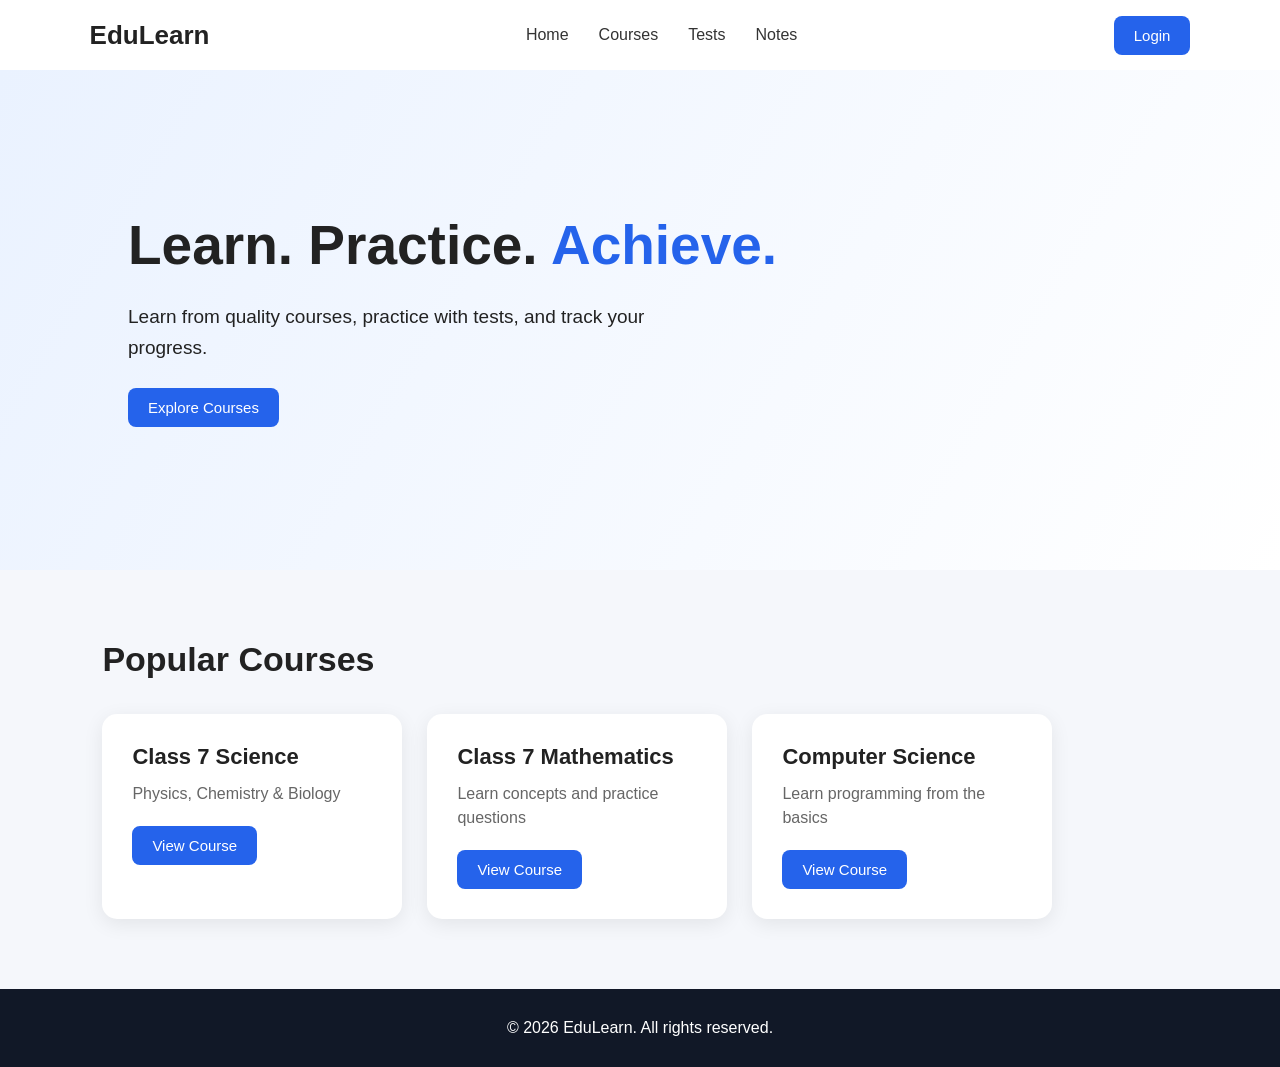
<file: Website/index.html>
<!DOCTYPE html>
<html lang="en">
<head>
    <meta charset="UTF-8">
    <meta name="viewport" content="width=device-width, initial-scale=1.0">

    <title>EduLearn - Learn Better</title>

    <link rel="stylesheet" href="style.css">
</head>

<body>

    <header>
        <div class="logo">EduLearn</div>

        <nav>
            <a href="#">Home</a>
            <a href="#courses">Courses</a>
            <a href="tests.html">Tests</a>
            <a href="notes.html">Notes</a>
        </nav>

<div id="auth-area"></div>
    </header>


    <main>

        <section class="hero">
            <div>
                <h1>Learn. Practice. <span>Achieve.</span></h1>

                <p>
                    Learn from quality courses, practice with tests,
                    and track your progress.
                </p>

                <button onclick="exploreCourses()">
                    Explore Courses
                </button>
            </div>
        </section>


        <section id="courses" class="courses">

            <h2>Popular Courses</h2>

            <div class="course-container">

                <div class="course-card">
                    <h3>Class 7 Science</h3>
                    <p>Physics, Chemistry & Biology</p>
                    <button onclick="window.location.href='science.html'">
    View Course
</button>
                </div>

                <div class="course-card">
                    <h3>Class 7 Mathematics</h3>
                    <p>Learn concepts and practice questions</p>
                    <button>View Course</button>
                </div>

                <div class="course-card">
                    <h3>Computer Science</h3>
                    <p>Learn programming from the basics</p>
                    <button>View Course</button>
                </div>

            </div>

        </section>

    </main>


    <footer>
        <p>© 2026 EduLearn. All rights reserved.</p>
    </footer>


    <script src="script.js"></script>

</body>
</html>
</file>
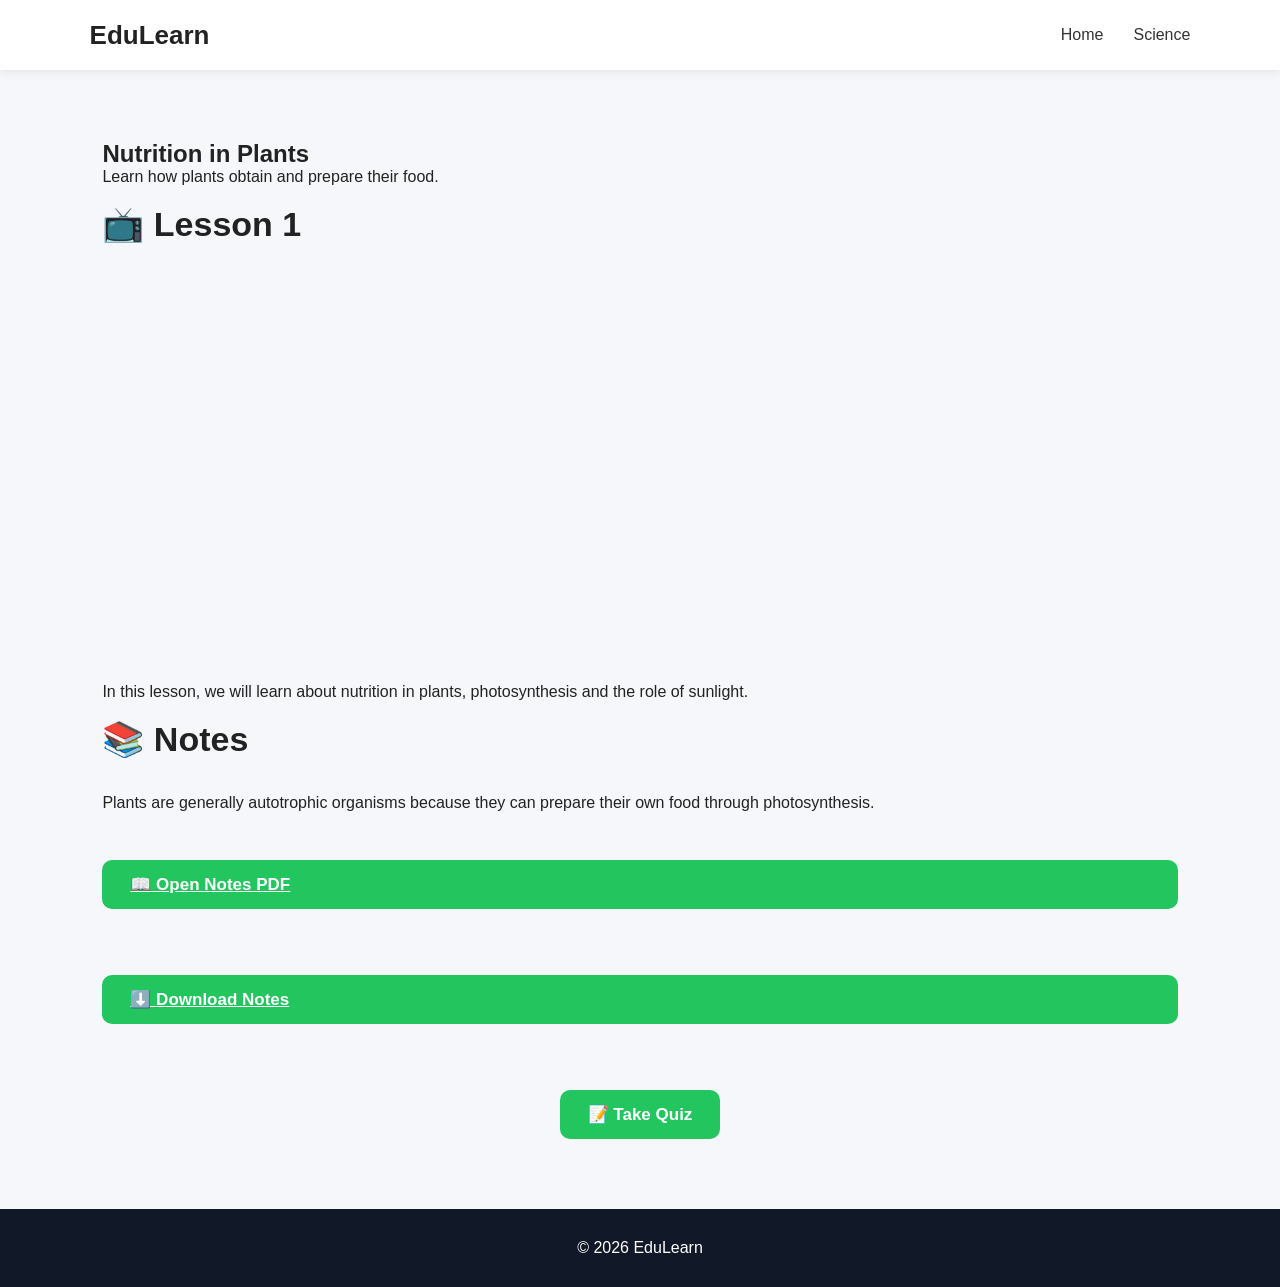
<file: Website/chapter1.html>
<!DOCTYPE html>
<html lang="en">

<head>
    <meta charset="UTF-8">
    <meta name="viewport" content="width=device-width, initial-scale=1.0">

    <title>Nutrition in Plants - EduLearn</title>

    <link rel="stylesheet" href="style.css">
</head>

<body>

<header>
    <div class="logo">EduLearn</div>

    <nav>
        <a href="index.html">Home</a>
        <a href="science.html">Science</a>
    </nav>
</header>


<main>

    <section class="courses">

        <h1>Nutrition in Plants</h1>

        <p>
            Learn how plants obtain and prepare their food.
        </p>

        <br>

        <h2>📺 Lesson 1</h2>
        <iframe
    width="700"
    height="400"
    src="https://www.youtube.com/embed/VQz8AK-1eXY"
    title="Lesson Video"
    frameborder="0"
    allowfullscreen>
</iframe>

        <p>
            In this lesson, we will learn about nutrition in plants,
            photosynthesis and the role of sunlight.
        </p>

        <br>

 <h2>📚 Notes</h2>

<p>
    Plants are generally autotrophic organisms because they
    can prepare their own food through photosynthesis.
</p>

<br>

<a href="notes/chapter1.pdf"
   target="_blank"
   class="quiz-button">
    📖 Open Notes PDF
</a>

<br><br>

<a href="notes/chapter1.pdf"
   download
   class="quiz-button">
    ⬇️ Download Notes
</a>

<br><br>

<button class="quiz-button"
        onclick="window.location.href='quiz.html'">
    📝 Take Quiz
</button>

    </section>

</main>

<footer>
    <p>© 2026 EduLearn</p>
</footer>

<script src="script.js"></script>

</body>
</html>
</file>
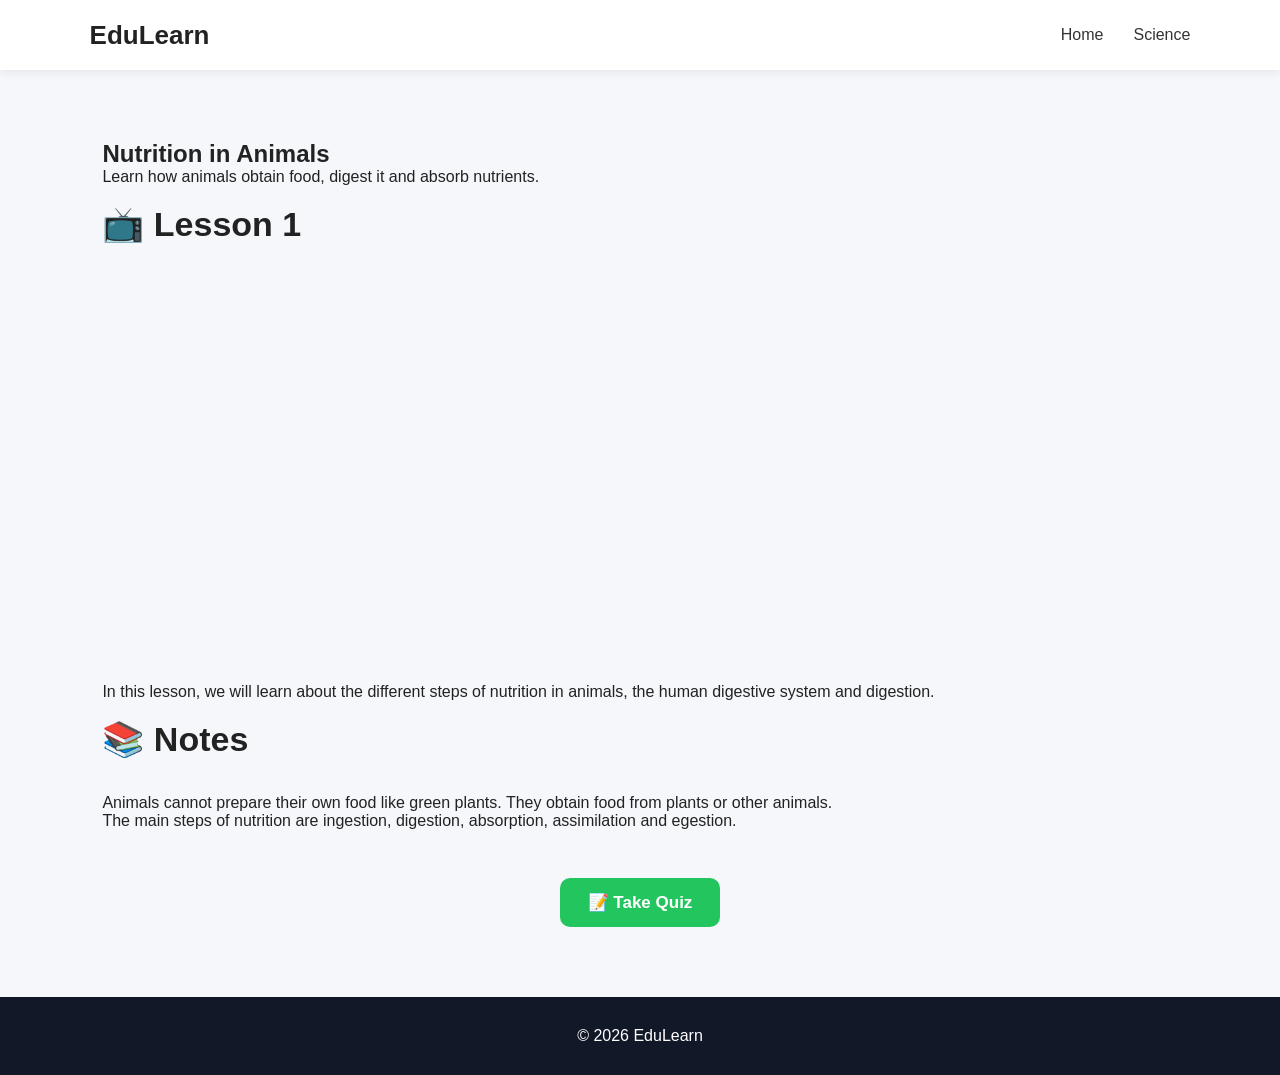
<file: Website/chapter2.html>
<!DOCTYPE html>
<html lang="en">

<head>
    <meta charset="UTF-8">
    <meta name="viewport" content="width=device-width, initial-scale=1.0">

    <title>Nutrition in Animals - EduLearn</title>

    <link rel="stylesheet" href="style.css">
</head>

<body>

<header>
    <div class="logo">EduLearn</div>

    <nav>
        <a href="index.html">Home</a>
        <a href="science.html">Science</a>
    </nav>
</header>


<main>

    <section class="courses">

        <h1>Nutrition in Animals</h1>

        <p>
            Learn how animals obtain food, digest it and absorb nutrients.
        </p>

        <br>

        <h2>📺 Lesson 1</h2>

        <iframe
            width="700"
            height="400"
            src="https://www.youtube.com/embed/Pxwj5T8wIGE"
            title="Chapter 2 Lesson Video"
            frameborder="0"
            allowfullscreen>
        </iframe>

        <p>
            In this lesson, we will learn about the different steps of
            nutrition in animals, the human digestive system and digestion.
        </p>

        <br>

        <h2>📚 Notes</h2>

        <p>
            Animals cannot prepare their own food like green plants.
            They obtain food from plants or other animals.
        </p>

        <p>
            The main steps of nutrition are ingestion, digestion,
            absorption, assimilation and egestion.
        </p>

        <br>

        <button class="quiz-button"
                onclick="window.location.href='quiz2.html'">
            📝 Take Quiz
        </button>

    </section>

</main>


<footer>
    <p>© 2026 EduLearn</p>
</footer>

</body>
</html>
</file>
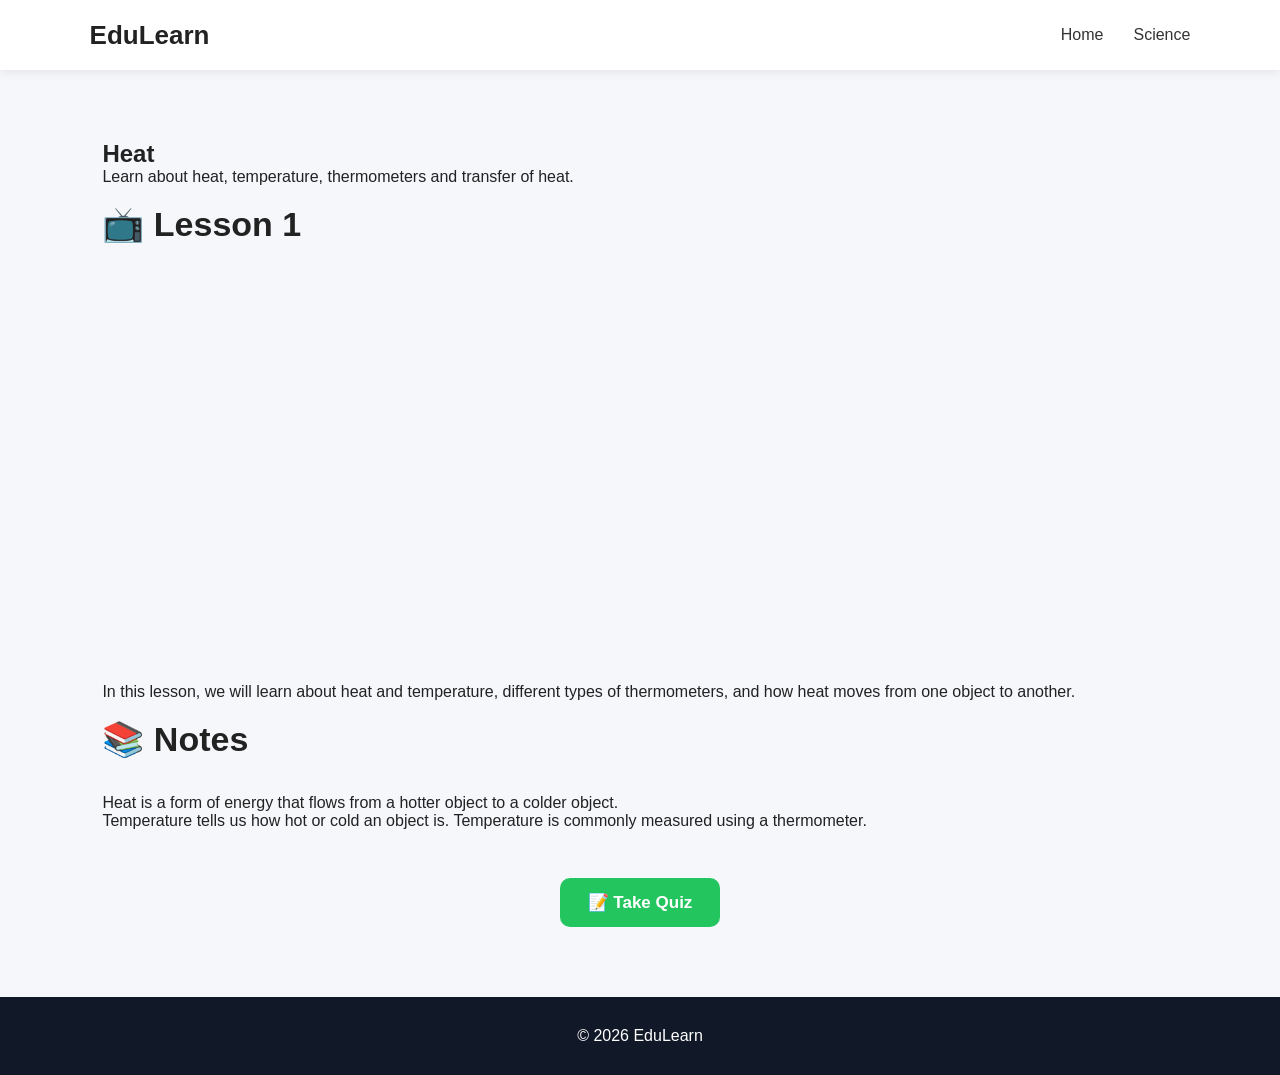
<file: Website/chapter3.html>
<!DOCTYPE html>
<html lang="en">

<head>
    <meta charset="UTF-8">
    <meta name="viewport" content="width=device-width, initial-scale=1.0">

    <title>Heat - EduLearn</title>

    <link rel="stylesheet" href="style.css">
</head>

<body>

<header>
    <div class="logo">EduLearn</div>

    <nav>
        <a href="index.html">Home</a>
        <a href="science.html">Science</a>
    </nav>
</header>


<main>

    <section class="courses">

        <h1>Heat</h1>

        <p>
            Learn about heat, temperature, thermometers and
            transfer of heat.
        </p>

        <br>

        <h2>📺 Lesson 1</h2>

        <iframe
            width="700"
            height="400"
            src="https://www.youtube.com/embed/3XILmIxw7nc"
            title="Chapter 3 Lesson Video"
            frameborder="0"
            allowfullscreen>
        </iframe>

        <p>
            In this lesson, we will learn about heat and temperature,
            different types of thermometers, and how heat moves from
            one object to another.
        </p>

        <br>

        <h2>📚 Notes</h2>

        <p>
            Heat is a form of energy that flows from a hotter object
            to a colder object.
        </p>

        <p>
            Temperature tells us how hot or cold an object is.
            Temperature is commonly measured using a thermometer.
        </p>

        <br>

        <button class="quiz-button"
                onclick="window.location.href='quiz3.html'">
            📝 Take Quiz
        </button>

    </section>

</main>


<footer>
    <p>© 2026 EduLearn</p>
</footer>

</body>
</html>
</file>
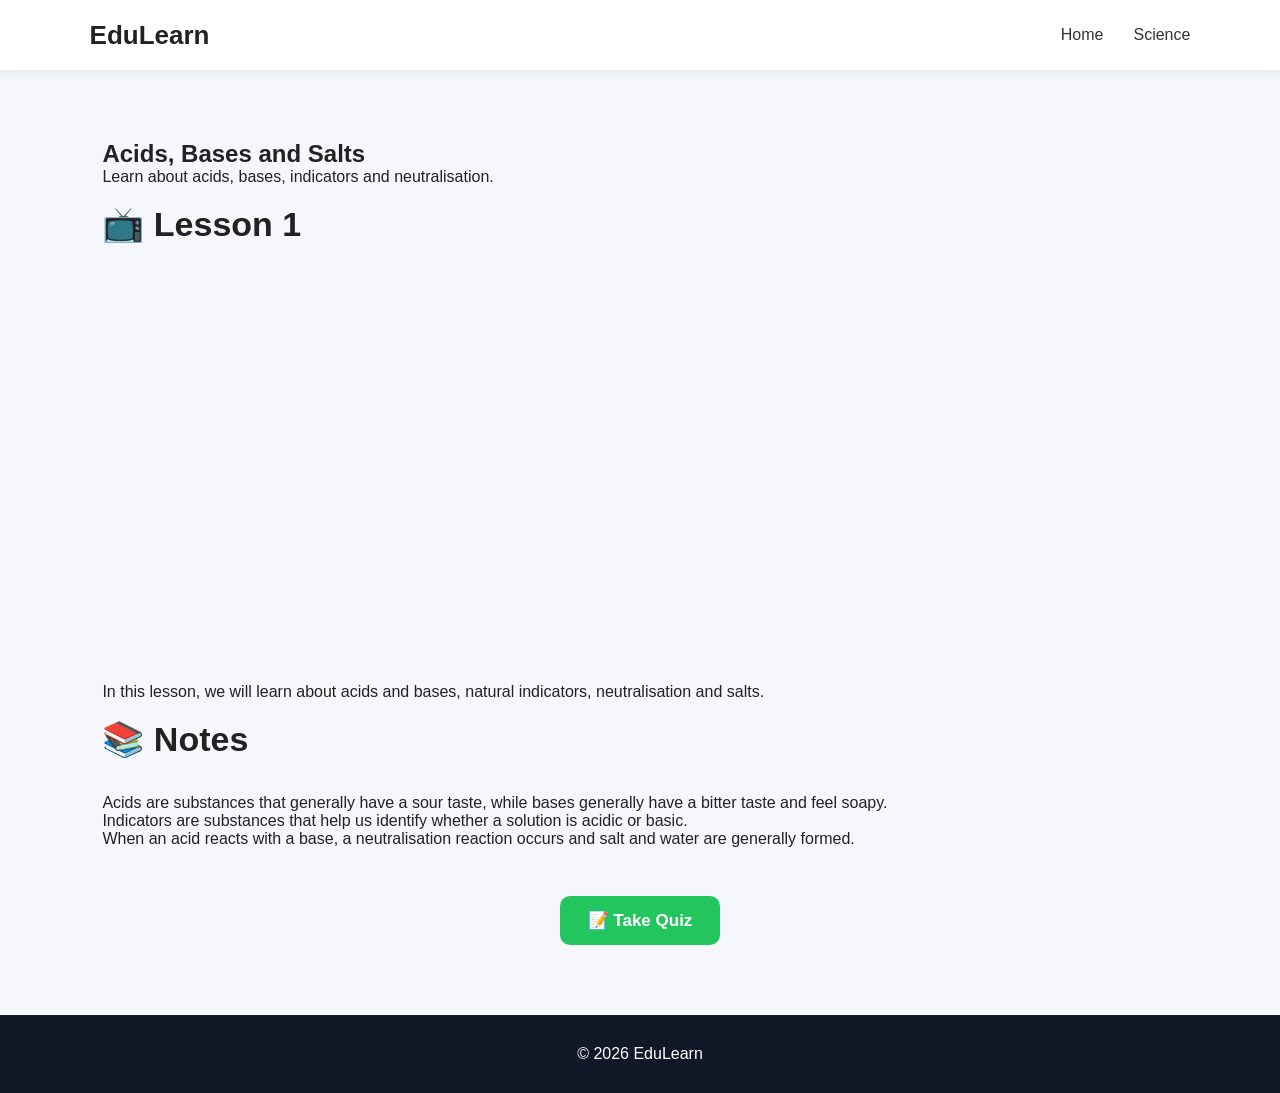
<file: Website/chapter4.html>
<!DOCTYPE html>
<html lang="en">

<head>
    <meta charset="UTF-8">
    <meta name="viewport" content="width=device-width, initial-scale=1.0">

    <title>Acids, Bases and Salts - EduLearn</title>

    <link rel="stylesheet" href="style.css">
</head>

<body>

<header>
    <div class="logo">EduLearn</div>

    <nav>
        <a href="index.html">Home</a>
        <a href="science.html">Science</a>
    </nav>
</header>

<main>

    <section class="courses">

        <h1>Acids, Bases and Salts</h1>

        <p>
            Learn about acids, bases, indicators and neutralisation.
        </p>

        <br>

        <h2>📺 Lesson 1</h2>

        <iframe
            width="700"
            height="400"
            src="https://www.youtube.com/embed/-AFIrJNk0Wo"
            title="Chapter 4 Lesson Video"
            frameborder="0"
            allowfullscreen>
        </iframe>

        <p>
            In this lesson, we will learn about acids and bases,
            natural indicators, neutralisation and salts.
        </p>

        <br>

        <h2>📚 Notes</h2>

        <p>
            Acids are substances that generally have a sour taste,
            while bases generally have a bitter taste and feel soapy.
        </p>

        <p>
            Indicators are substances that help us identify whether
            a solution is acidic or basic.
        </p>

        <p>
            When an acid reacts with a base, a neutralisation reaction
            occurs and salt and water are generally formed.
        </p>

        <br>

        <button class="quiz-button"
                onclick="window.location.href='quiz4.html'">
            📝 Take Quiz
        </button>

    </section>

</main>

<footer>
    <p>© 2026 EduLearn</p>
</footer>

</body>
</html>
</file>
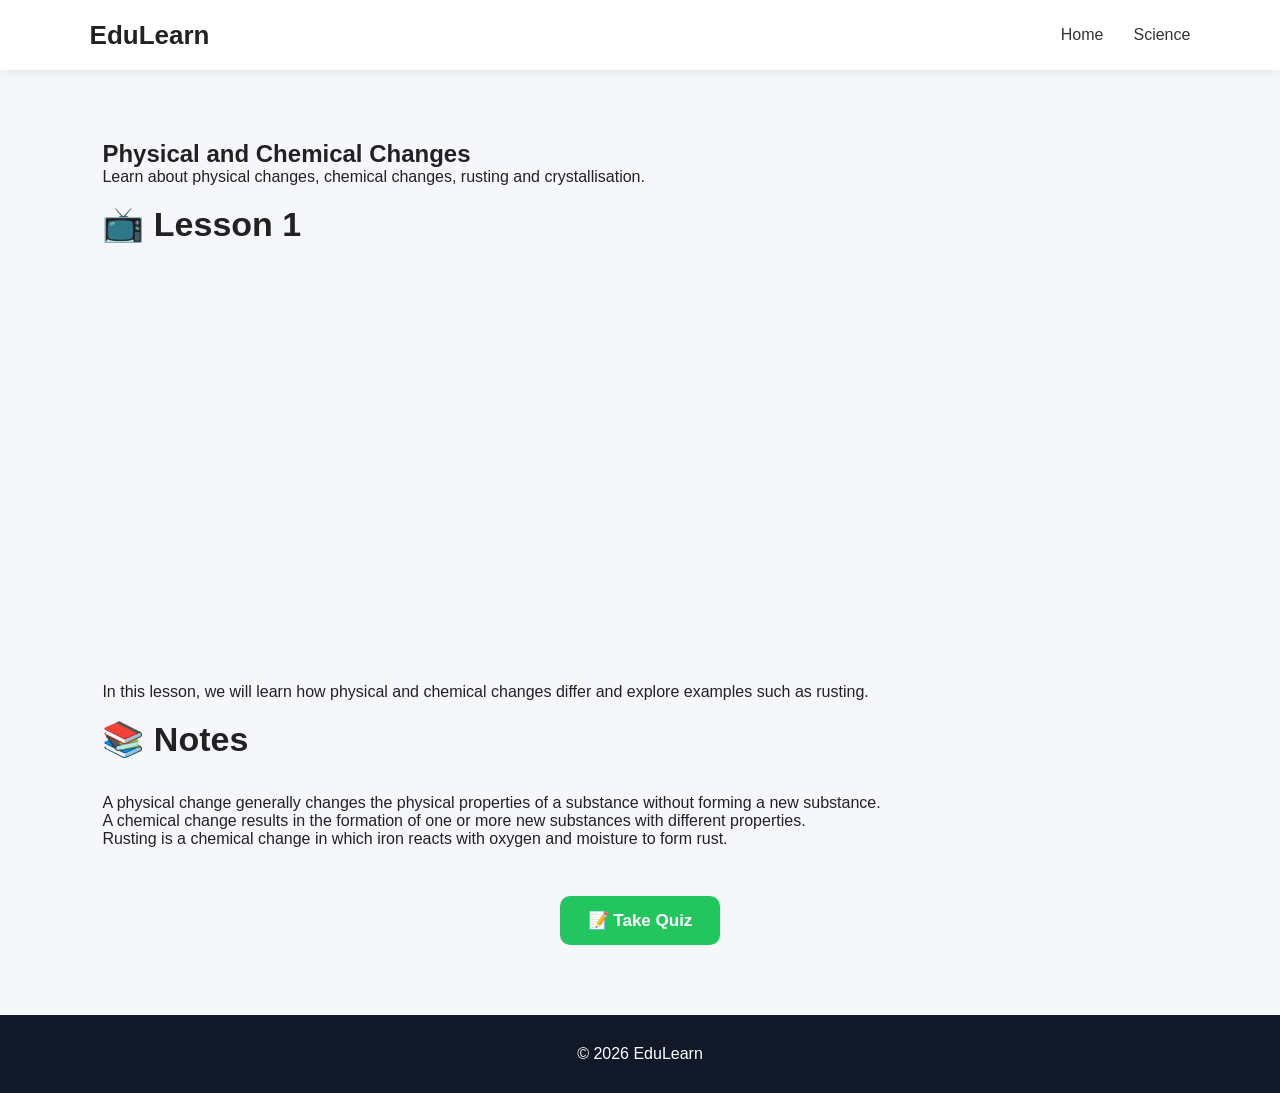
<file: Website/chapter5.html>
<!DOCTYPE html>
<html lang="en">

<head>
    <meta charset="UTF-8">
    <meta name="viewport" content="width=device-width, initial-scale=1.0">

    <title>Physical and Chemical Changes - EduLearn</title>

    <link rel="stylesheet" href="style.css">
</head>

<body>

<header>
    <div class="logo">EduLearn</div>

    <nav>
        <a href="index.html">Home</a>
        <a href="science.html">Science</a>
    </nav>
</header>

<main>

    <section class="courses">

        <h1>Physical and Chemical Changes</h1>

        <p>
            Learn about physical changes, chemical changes,
            rusting and crystallisation.
        </p>

        <br>

        <h2>📺 Lesson 1</h2>

        <iframe
            width="700"
            height="400"
            src="https://www.youtube.com/embed/VQz8AK-1eXY"
            title="Chapter 5 Lesson Video"
            frameborder="0"
            allowfullscreen>
        </iframe>

        <p>
            In this lesson, we will learn how physical and chemical
            changes differ and explore examples such as rusting.
        </p>

        <br>

        <h2>📚 Notes</h2>

        <p>
            A physical change generally changes the physical properties
            of a substance without forming a new substance.
        </p>

        <p>
            A chemical change results in the formation of one or more
            new substances with different properties.
        </p>

        <p>
            Rusting is a chemical change in which iron reacts with
            oxygen and moisture to form rust.
        </p>

        <br>

        <button class="quiz-button"
                onclick="window.location.href='quiz5.html'">
            📝 Take Quiz
        </button>

    </section>

</main>

<footer>
    <p>© 2026 EduLearn</p>
</footer>

</body>
</html>
</file>
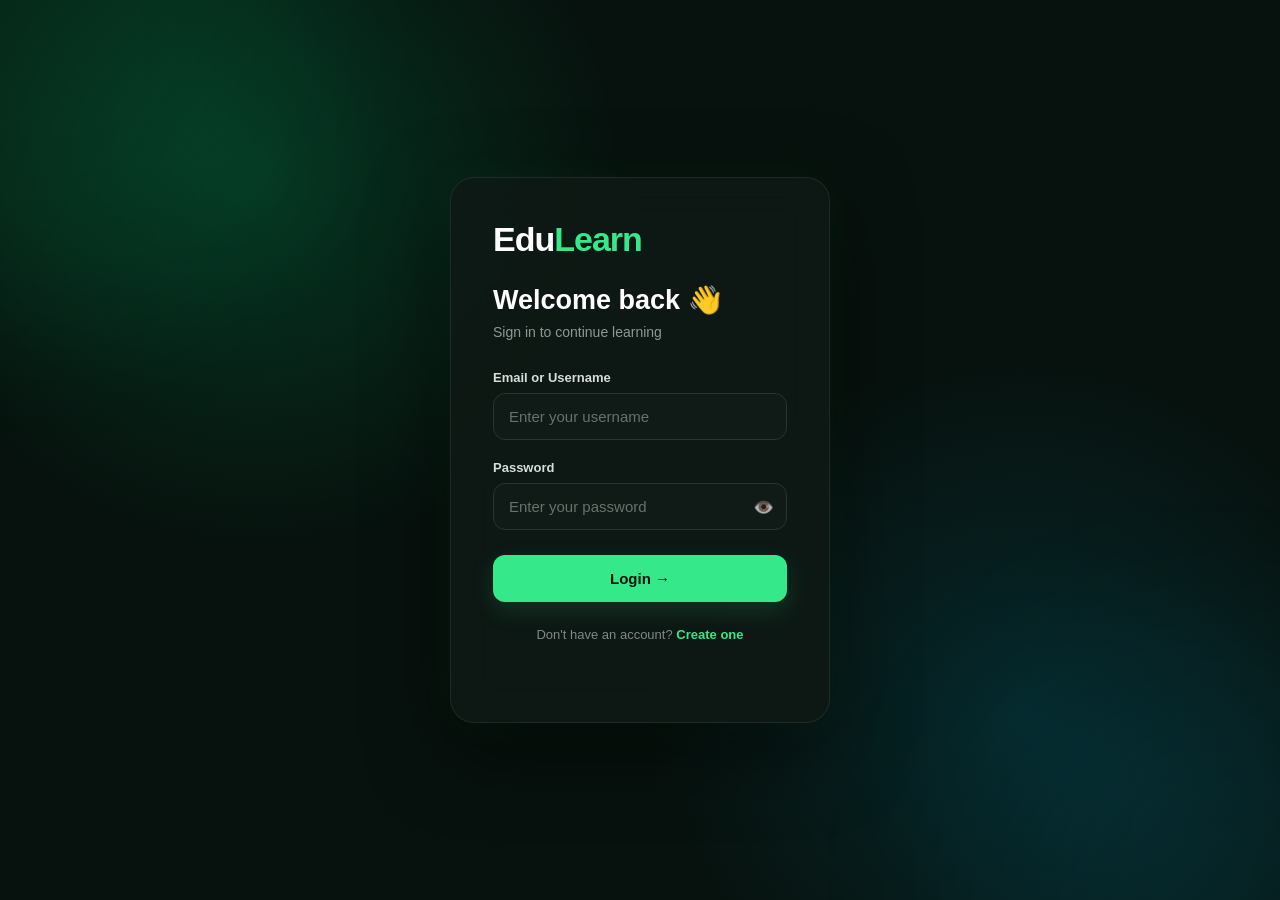
<file: Website/login.html>
<!DOCTYPE html>
<html lang="en">

<head>
    <meta charset="UTF-8">
    <meta name="viewport" content="width=device-width, initial-scale=1.0">

    <title>Login - EduLearn</title>

    <link rel="stylesheet" href="style.css">
</head>

<body class="login-body">

    <div class="login-container">

        <div class="login-card">

            <div class="login-logo">
                Edu<span>Learn</span>
            </div>

            <p class="login-welcome">
                Welcome back 👋
            </p>

            <p class="login-subtitle">
                Sign in to continue learning
            </p>


            <!-- LOGIN FORM -->

            <div id="login-form">

                <div class="input-group">

                    <label>Email or Username</label>

                    <input
                        type="text"
                        id="login-username"
                        placeholder="Enter your username"
                    >

                </div>


                <div class="input-group">

                    <label>Password</label>

                    <div class="password-box">

                        <input
                            type="password"
                            id="login-password"
                            placeholder="Enter your password"
                        >

                        <button
                            type="button"
                            onclick="togglePassword('login-password', this)">
                            👁️
                        </button>

                    </div>

                </div>


                <button
                    class="login-main-button"
                    onclick="loginUser()">

                    Login →

                </button>


                <p class="switch-text">

                    Don't have an account?

                    <span onclick="showSignup()">
                        Create one
                    </span>

                </p>

            </div>


            <!-- SIGN UP FORM -->

            <div id="signup-form" style="display:none;">

                <div class="input-group">

                    <label>Username</label>

                    <input
                        type="text"
                        id="signup-username"
                        placeholder="Choose a username"
                    >

                </div>


                <div class="input-group">

                    <label>Password</label>

                    <div class="password-box">

                        <input
                            type="password"
                            id="signup-password"
                            placeholder="Create a password"
                        >

                        <button
                            type="button"
                            onclick="togglePassword('signup-password', this)">
                            👁️
                        </button>

                    </div>

                </div>


                <button
                    class="login-main-button"
                    onclick="createAccount()">

                    Create Account →

                </button>


                <p class="switch-text">

                    Already have an account?

                    <span onclick="showLogin()">
                        Login
                    </span>

                </p>

            </div>


            <p id="login-message"></p>

        </div>

    </div>


<script src="login.js"></script>

</body>
</html>
</file>
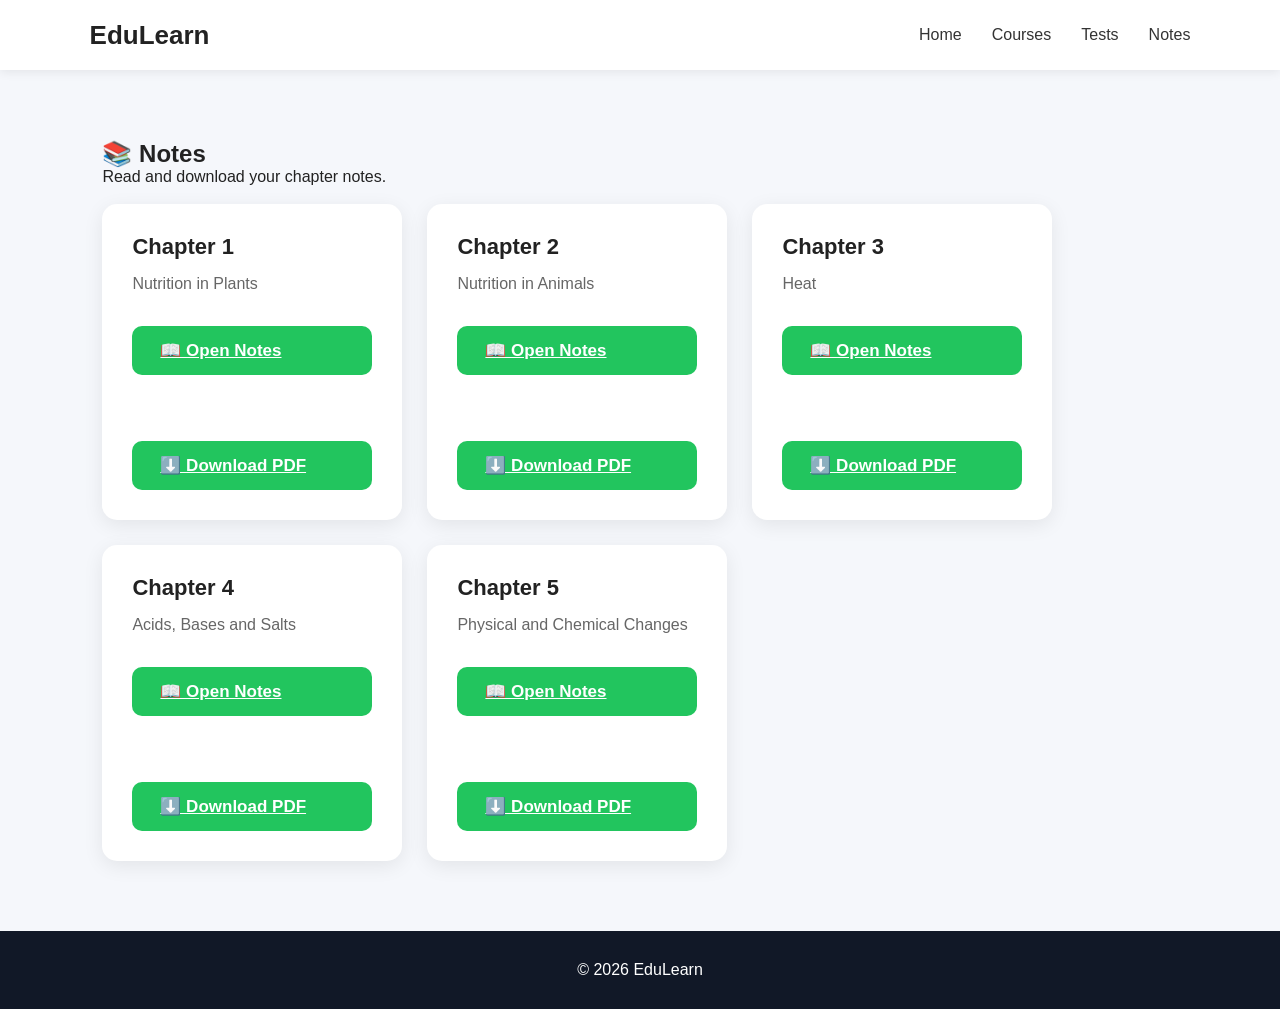
<file: Website/notes.html>
<!DOCTYPE html>
<html lang="en">

<head>

    <meta charset="UTF-8">

    <meta name="viewport"
        content="width=device-width, initial-scale=1.0">

    <title>Notes - EduLearn</title>

    <link rel="stylesheet" href="style.css">

</head>


<body>

<header>

    <div class="logo">
        EduLearn
    </div>

    <nav>

        <a href="index.html">
            Home
        </a>

        <a href="index.html#courses">
            Courses
        </a>

        <a href="tests.html">
            Tests
        </a>

        <a href="notes.html">
            Notes
        </a>

    </nav>

</header>


<main>

<section class="courses">

    <h1>📚 Notes</h1>

    <p>
        Read and download your chapter notes.
    </p>

    <br>


    <div class="course-container">


        <div class="course-card">

            <h3>
                Chapter 1
            </h3>

            <p>
                Nutrition in Plants
            </p>

            <a
                href="notes/chapter1.pdf"
                target="_blank"
                class="quiz-button">

                📖 Open Notes

            </a>

            <br><br>

            <a
                href="notes/chapter1.pdf"
                download
                class="quiz-button">

                ⬇️ Download PDF

            </a>

        </div>



        <div class="course-card">

            <h3>
                Chapter 2
            </h3>

            <p>
                Nutrition in Animals
            </p>

            <a
                href="notes/chapter2.pdf"
                target="_blank"
                class="quiz-button">

                📖 Open Notes

            </a>

            <br><br>

            <a
                href="notes/chapter2.pdf"
                download
                class="quiz-button">

                ⬇️ Download PDF

            </a>

        </div>



        <div class="course-card">

            <h3>
                Chapter 3
            </h3>

            <p>
                Heat
            </p>

            <a
                href="notes/chapter3.pdf"
                target="_blank"
                class="quiz-button">

                📖 Open Notes

            </a>

            <br><br>

            <a
                href="notes/chapter3.pdf"
                download
                class="quiz-button">

                ⬇️ Download PDF

            </a>

        </div>



        <div class="course-card">

            <h3>
                Chapter 4
            </h3>

            <p>
                Acids, Bases and Salts
            </p>

            <a
                href="notes/chapter4.pdf"
                target="_blank"
                class="quiz-button">

                📖 Open Notes

            </a>

            <br><br>

            <a
                href="notes/chapter4.pdf"
                download
                class="quiz-button">

                ⬇️ Download PDF

            </a>

        </div>



        <div class="course-card">

            <h3>
                Chapter 5
            </h3>

            <p>
                Physical and Chemical Changes
            </p>

            <a
                href="notes/chapter5.pdf"
                target="_blank"
                class="quiz-button">

                📖 Open Notes

            </a>

            <br><br>

            <a
                href="notes/chapter5.pdf"
                download
                class="quiz-button">

                ⬇️ Download PDF

            </a>

        </div>


    </div>

</section>

</main>


<footer>

    <p>
        © 2026 EduLearn
    </p>

</footer>

</body>

</html>
</file>
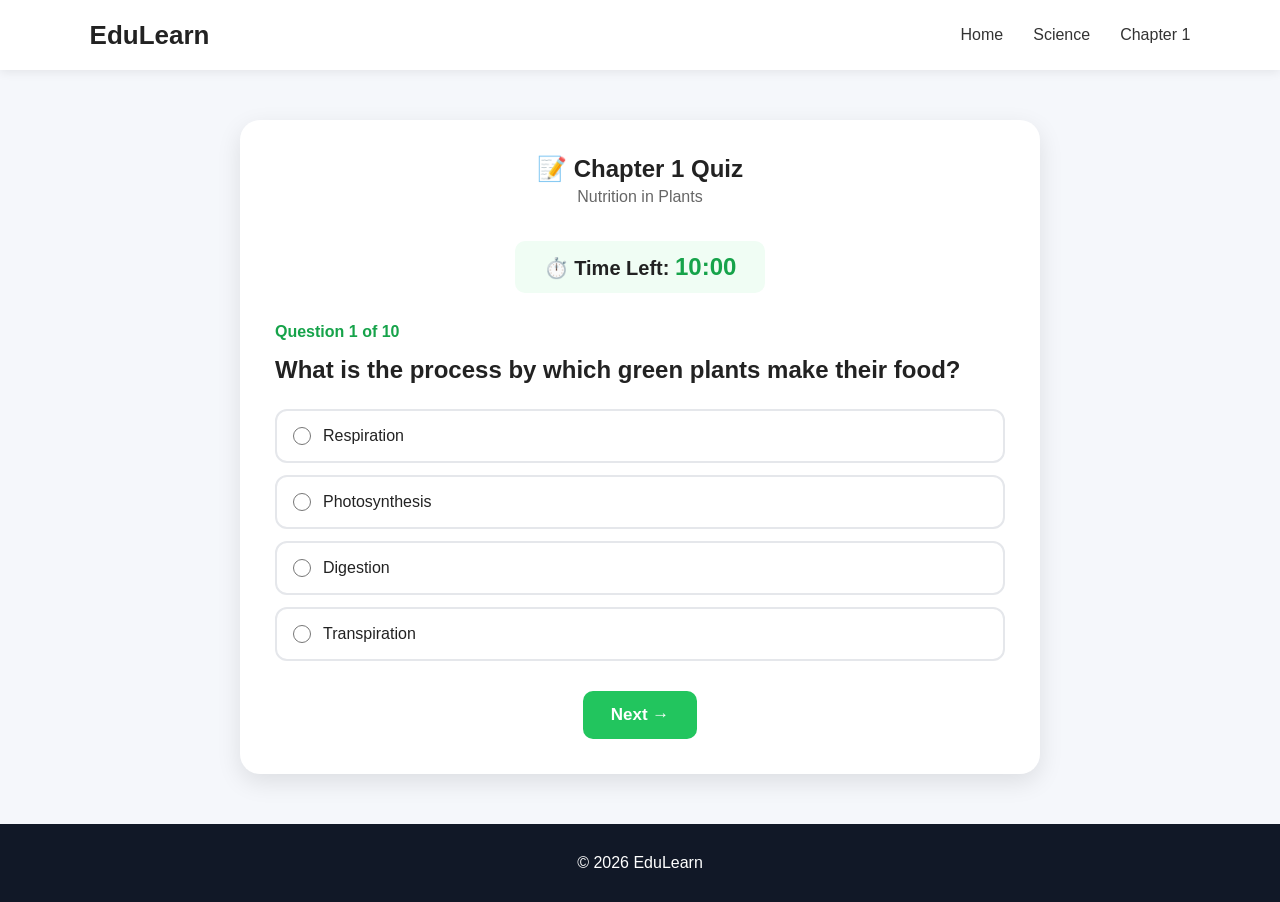
<file: Website/quiz.html>
<!DOCTYPE html>
<html lang="en">

<head>
    <meta charset="UTF-8">
    <meta name="viewport" content="width=device-width, initial-scale=1.0">

    <title>Chapter 1 Quiz - EduLearn</title>

    <link rel="stylesheet" href="style.css">
</head>

<body>

<header>
    <div class="logo">EduLearn</div>

    <nav>
        <a href="index.html">Home</a>
        <a href="science.html">Science</a>
        <a href="chapter1.html">Chapter 1</a>
    </nav>
</header>


<main>

    <section class="quiz-page">

        <h1>📝 Chapter 1 Quiz</h1>

        <p class="quiz-subtitle">
            Nutrition in Plants
        </p>
        <div id="timer">
    ⏱️ Time Left: <span id="time">10:00</span>
</div>

        <div id="quiz-container"></div>

      <div class="quiz-navigation">

    <button id="previous-button" class="quiz-button">
        ← Previous
    </button>

    <button id="next-button" class="quiz-button">
        Next →
    </button>

    <button id="submit-test" class="quiz-button">
        Submit Test 🎯
    </button>

</div>

    </section>


    <!-- Loading Screen -->

    <section id="loading-screen" class="loading-screen">

        <div class="loader"></div>

        <h2>Checking your answers...</h2>

        <p>Please wait...</p>

    </section>


    <!-- Result Screen -->

    <section id="result-screen" class="result-screen">

        <h1>🎉 Quiz Complete!</h1>

        <div id="score"></div>

        <div id="answers"></div>

        <button class="quiz-button" onclick="location.reload()">
            🔄 Try Again
        </button>

    </section>

</main>


<footer>
    <p>© 2026 EduLearn</p>
</footer>


<script src="script.js"></script>

</body>
</html>
</file>
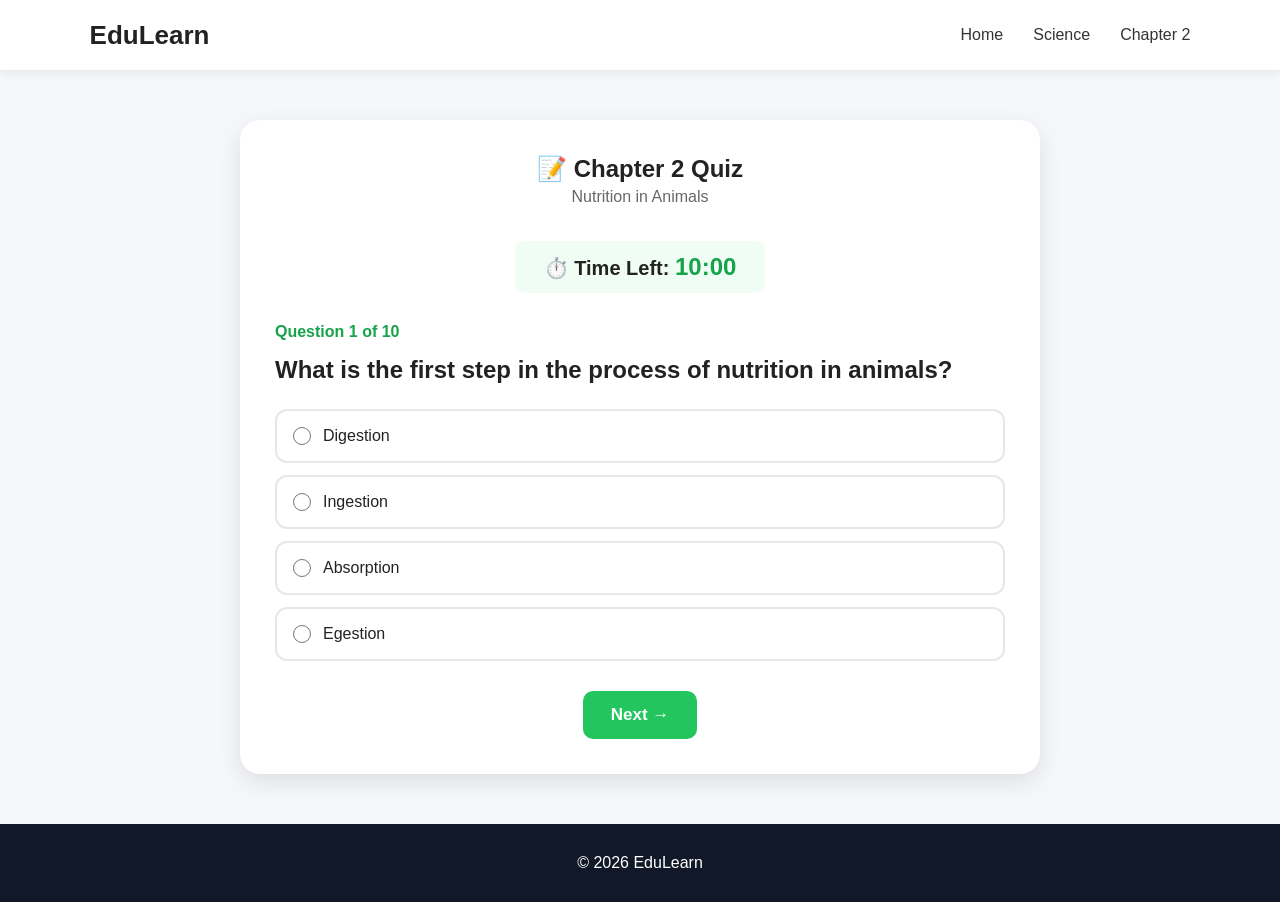
<file: Website/quiz2.html>
<!DOCTYPE html>
<html lang="en">

<head>
    <meta charset="UTF-8">
    <meta name="viewport" content="width=device-width, initial-scale=1.0">

    <title>Chapter 2 Quiz - EduLearn</title>

    <link rel="stylesheet" href="style.css">
</head>

<body>

<header>
    <div class="logo">EduLearn</div>

    <nav>
        <a href="index.html">Home</a>
        <a href="science.html">Science</a>
        <a href="chapter2.html">Chapter 2</a>
    </nav>
</header>

<main>

    <section class="quiz-page">

        <h1>📝 Chapter 2 Quiz</h1>

        <p class="quiz-subtitle">
            Nutrition in Animals
        </p>

        <div id="timer">
            ⏱️ Time Left: <span id="time">10:00</span>
        </div>

        <div id="quiz-container"></div>

        <div class="quiz-navigation">

            <button id="previous-button" class="quiz-button">
                ← Previous
            </button>

            <button id="next-button" class="quiz-button">
                Next →
            </button>

            <button id="submit-test" class="quiz-button">
                Submit Test 🎯
            </button>

        </div>

    </section>


    <section id="loading-screen" class="loading-screen">

        <div class="loader"></div>

        <h2>Checking your answers...</h2>

        <p>Please wait...</p>

    </section>


    <section id="result-screen" class="result-screen">

        <h1>🎉 Quiz Complete!</h1>

        <div id="score"></div>

        <div id="answers"></div>

        <button class="quiz-button" onclick="location.reload()">
            🔄 Try Again
        </button>

    </section>

</main>

<footer>
    <p>© 2026 EduLearn</p>
</footer>

<script src="quiz2.js"></script>

</body>
</html>
</file>
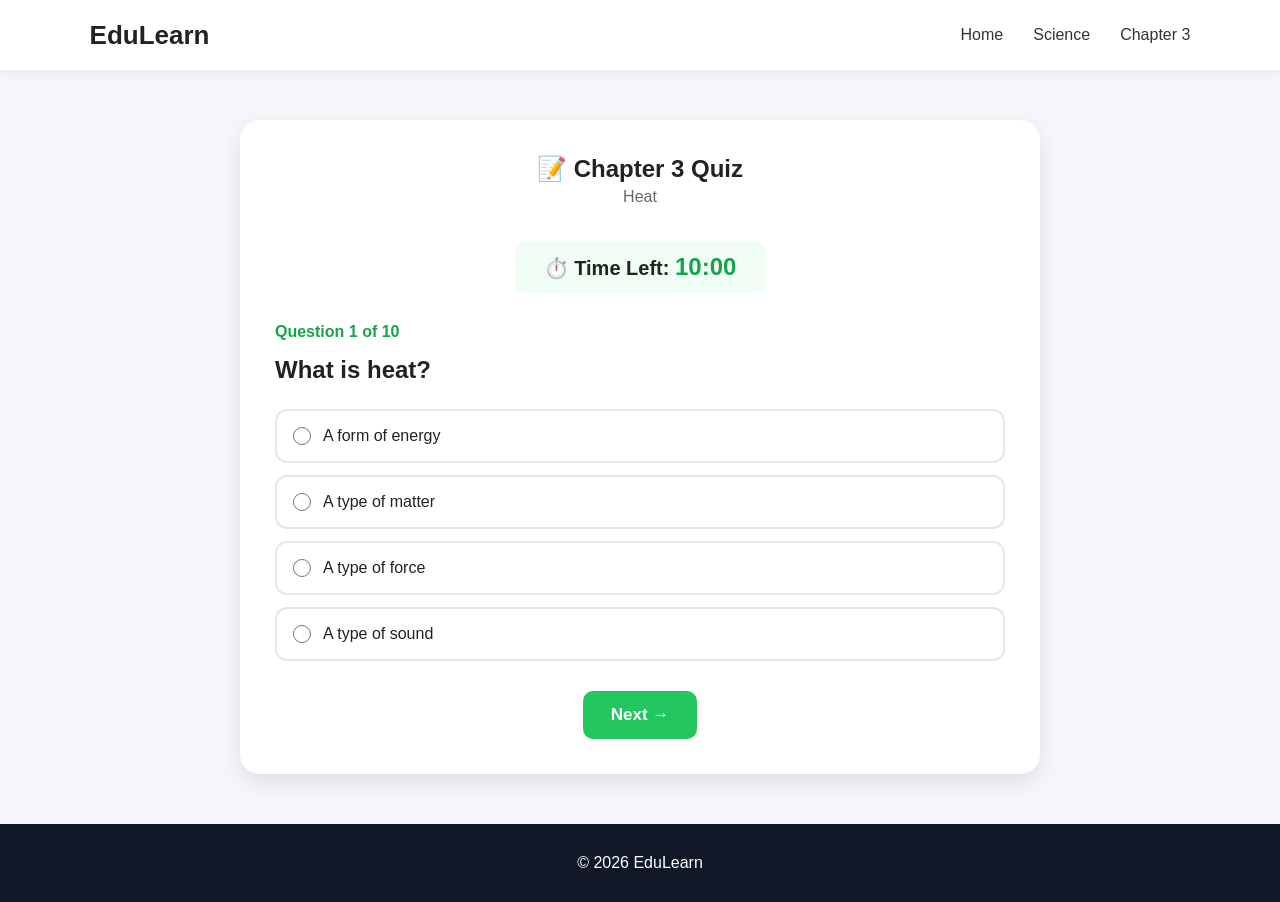
<file: Website/quiz3.html>
<!DOCTYPE html>
<html lang="en">

<head>
    <meta charset="UTF-8">
    <meta name="viewport" content="width=device-width, initial-scale=1.0">

    <title>Chapter 3 Quiz - EduLearn</title>

    <link rel="stylesheet" href="style.css">
</head>

<body>

<header>
    <div class="logo">EduLearn</div>

    <nav>
        <a href="index.html">Home</a>
        <a href="science.html">Science</a>
        <a href="chapter3.html">Chapter 3</a>
    </nav>
</header>

<main>

    <section class="quiz-page">

        <h1>📝 Chapter 3 Quiz</h1>

        <p class="quiz-subtitle">
            Heat
        </p>

        <div id="timer">
            ⏱️ Time Left: <span id="time">10:00</span>
        </div>

        <div id="quiz-container"></div>

        <div class="quiz-navigation">

            <button id="previous-button" class="quiz-button">
                ← Previous
            </button>

            <button id="next-button" class="quiz-button">
                Next →
            </button>

            <button id="submit-test" class="quiz-button">
                Submit Test 🎯
            </button>

        </div>

    </section>


    <section id="loading-screen" class="loading-screen">

        <div class="loader"></div>

        <h2>Checking your answers...</h2>

        <p>Please wait...</p>

    </section>


    <section id="result-screen" class="result-screen">

        <h1>🎉 Quiz Complete!</h1>

        <div id="score"></div>

        <div id="answers"></div>

        <button class="quiz-button" onclick="location.reload()">
            🔄 Try Again
        </button>

    </section>

</main>


<footer>
    <p>© 2026 EduLearn</p>
</footer>

<script src="quiz3.js"></script>

</body>
</html>
</file>
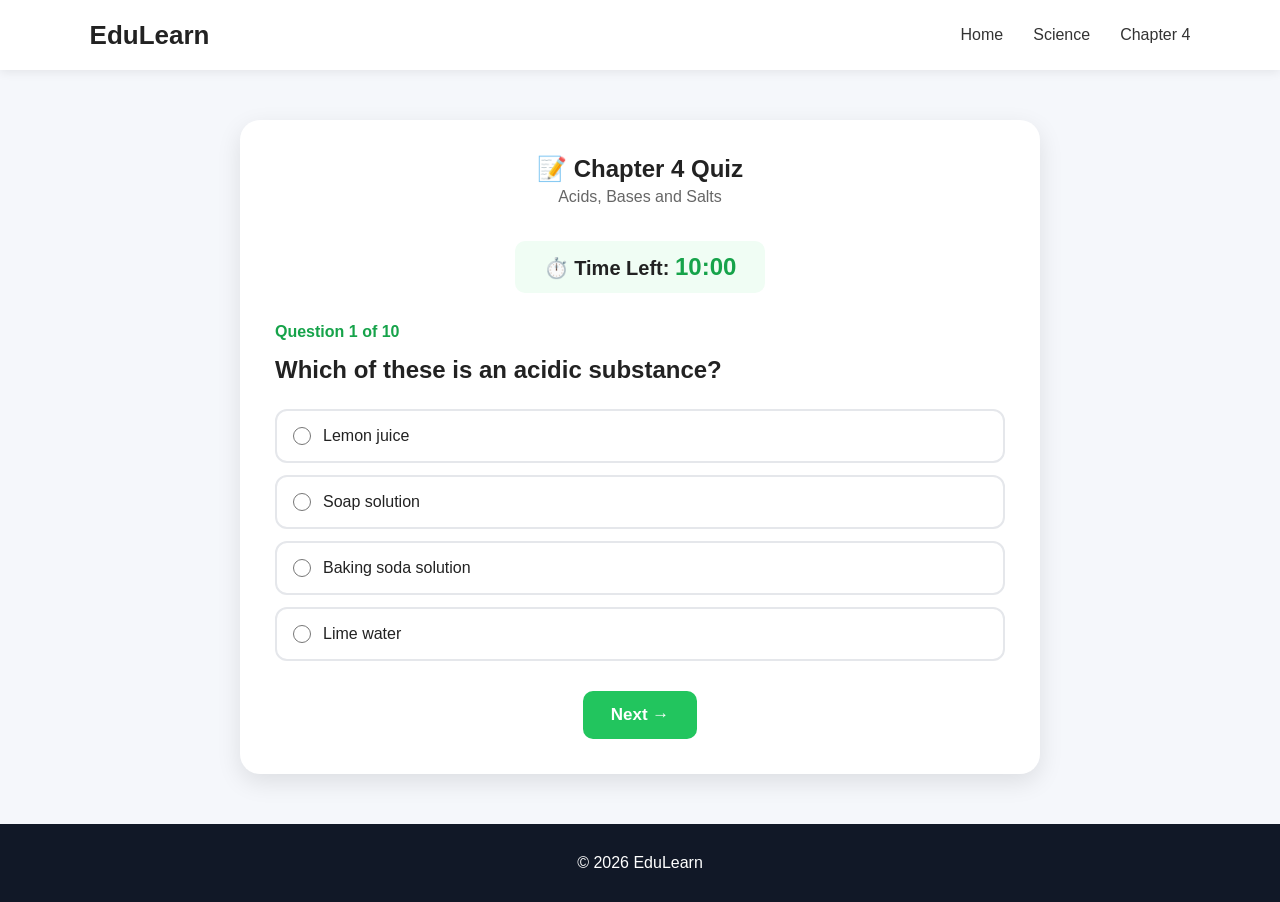
<file: Website/quiz4.html>
<!DOCTYPE html>
<html lang="en">

<head>
    <meta charset="UTF-8">
    <meta name="viewport" content="width=device-width, initial-scale=1.0">

    <title>Chapter 4 Quiz - EduLearn</title>

    <link rel="stylesheet" href="style.css">
</head>

<body>

<header>
    <div class="logo">EduLearn</div>

    <nav>
        <a href="index.html">Home</a>
        <a href="science.html">Science</a>
        <a href="chapter4.html">Chapter 4</a>
    </nav>
</header>

<main>

    <section class="quiz-page">

        <h1>📝 Chapter 4 Quiz</h1>

        <p class="quiz-subtitle">
            Acids, Bases and Salts
        </p>

        <div id="timer">
            ⏱️ Time Left: <span id="time">10:00</span>
        </div>

        <div id="quiz-container"></div>

        <div class="quiz-navigation">

            <button id="previous-button" class="quiz-button">
                ← Previous
            </button>

            <button id="next-button" class="quiz-button">
                Next →
            </button>

            <button id="submit-test" class="quiz-button">
                Submit Test 🎯
            </button>

        </div>

    </section>


    <section id="loading-screen" class="loading-screen">

        <div class="loader"></div>

        <h2>Checking your answers...</h2>

        <p>Please wait...</p>

    </section>


    <section id="result-screen" class="result-screen">

        <h1>🎉 Quiz Complete!</h1>

        <div id="score"></div>

        <div id="answers"></div>

        <button class="quiz-button" onclick="location.reload()">
            🔄 Try Again
        </button>

    </section>

</main>


<footer>
    <p>© 2026 EduLearn</p>
</footer>

<script src="quiz4.js"></script>

</body>
</html>
</file>
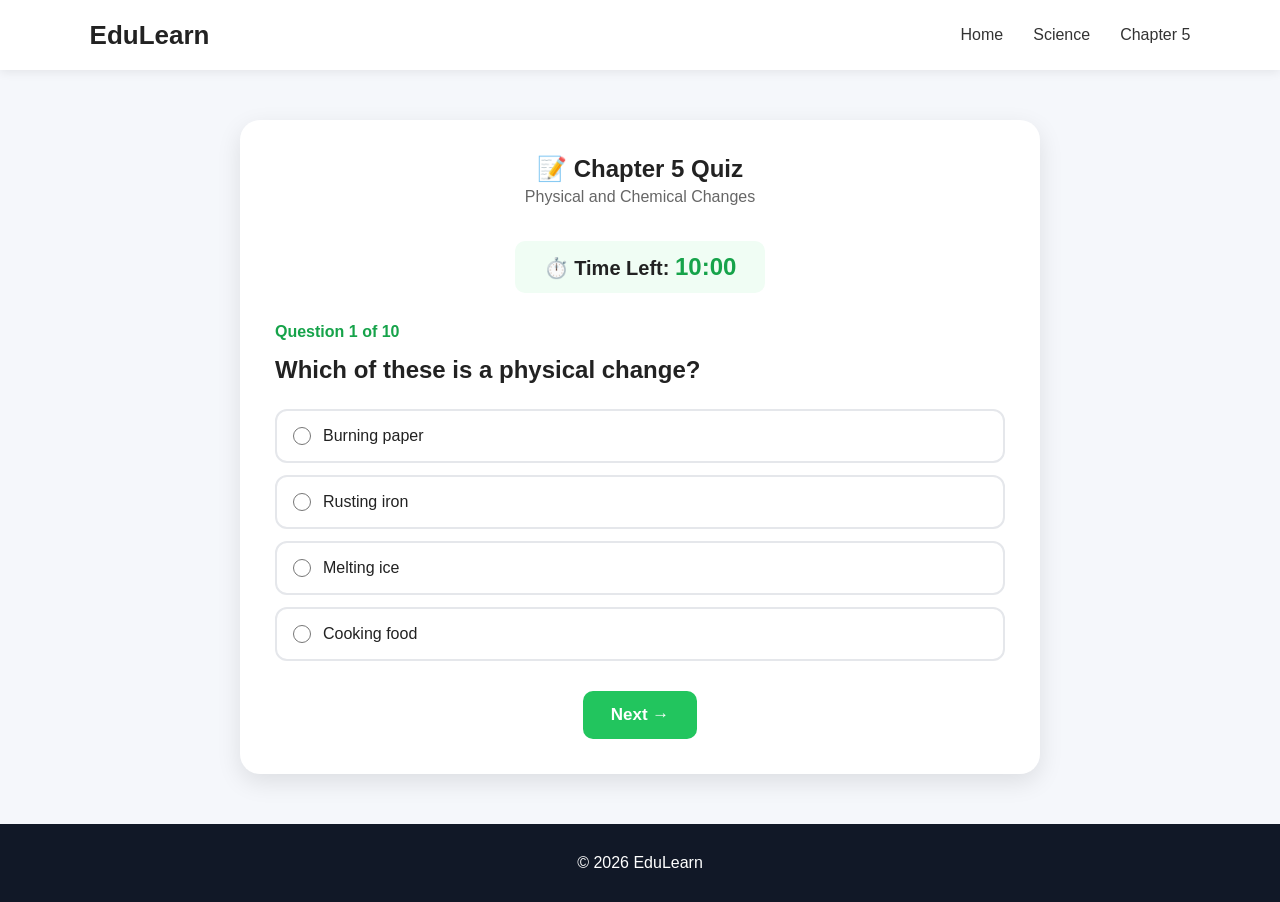
<file: Website/quiz5.html>
<!DOCTYPE html>
<html lang="en">

<head>
    <meta charset="UTF-8">
    <meta name="viewport" content="width=device-width, initial-scale=1.0">

    <title>Chapter 5 Quiz - EduLearn</title>

    <link rel="stylesheet" href="style.css">
</head>

<body>

<header>
    <div class="logo">EduLearn</div>

    <nav>
        <a href="index.html">Home</a>
        <a href="science.html">Science</a>
        <a href="chapter5.html">Chapter 5</a>
    </nav>
</header>

<main>

    <section class="quiz-page">

        <h1>📝 Chapter 5 Quiz</h1>

        <p class="quiz-subtitle">
            Physical and Chemical Changes
        </p>

        <div id="timer">
            ⏱️ Time Left: <span id="time">10:00</span>
        </div>

        <div id="quiz-container"></div>

        <div class="quiz-navigation">

            <button id="previous-button" class="quiz-button">
                ← Previous
            </button>

            <button id="next-button" class="quiz-button">
                Next →
            </button>

            <button id="submit-test" class="quiz-button">
                Submit Test 🎯
            </button>

        </div>

    </section>

    <section id="loading-screen" class="loading-screen">

        <div class="loader"></div>

        <h2>Checking your answers...</h2>

        <p>Please wait...</p>

    </section>

    <section id="result-screen" class="result-screen">

        <h1>🎉 Quiz Complete!</h1>

        <div id="score"></div>

        <div id="answers"></div>

        <button class="quiz-button" onclick="location.reload()">
            🔄 Try Again
        </button>

    </section>

</main>

<footer>
    <p>© 2026 EduLearn</p>
</footer>

<script src="quiz5.js"></script>

</body>
</html>
</file>
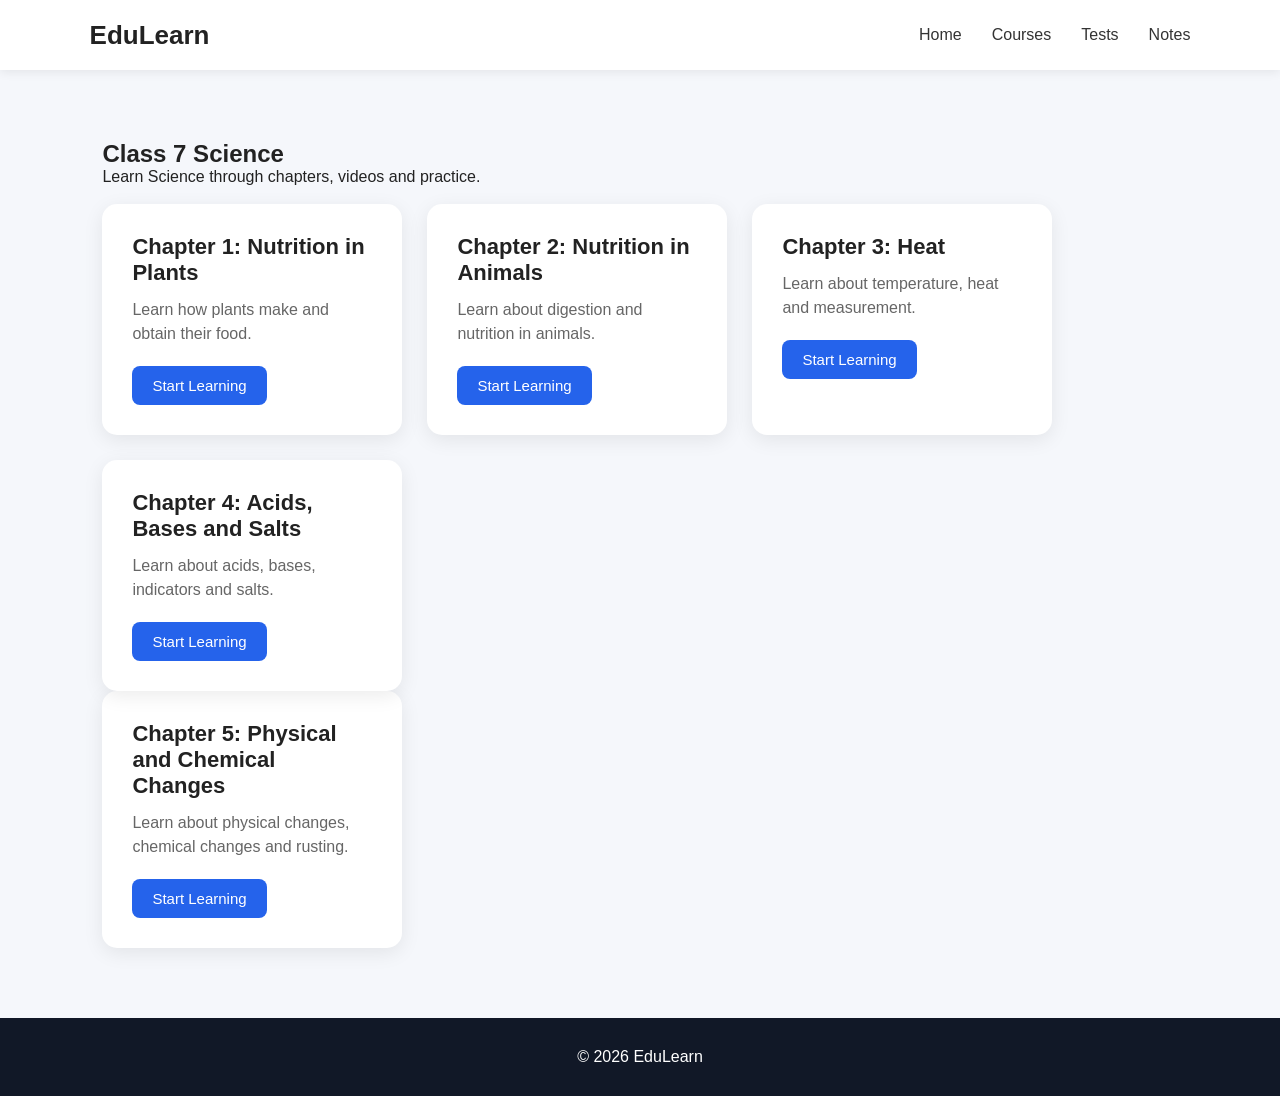
<file: Website/science.html>
<!DOCTYPE html>
<html lang="en">
<head>
    <meta charset="UTF-8">
    <meta name="viewport" content="width=device-width, initial-scale=1.0">

    <title>Class 7 Science - EduLearn</title>

    <link rel="stylesheet" href="style.css">
</head>

<body>

<header>
    <div class="logo">EduLearn</div>

    <nav>
        <a href="index.html">Home</a>
        <a href="index.html#courses">Courses</a>
        <a href="#">Tests</a>
        <a href="#">Notes</a>
    </nav>
</header>


<main>

    <section class="courses">

        <h1>Class 7 Science</h1>

        <p>Learn Science through chapters, videos and practice.</p>

        <br>

        <div class="course-container">

            <div class="course-card">
                <h3>Chapter 1: Nutrition in Plants</h3>
                <p>Learn how plants make and obtain their food.</p>
                <button onclick="window.location.href='chapter1.html'">
    Start Learning
</button>
            </div>

          <div class="course-card">
    <h3>Chapter 2: Nutrition in Animals</h3>
    <p>Learn about digestion and nutrition in animals.</p>

    <button onclick="window.location.href='chapter2.html'">
        Start Learning
    </button>
</div>

         <div class="course-card">
    <h3>Chapter 3: Heat</h3>
    <p>Learn about temperature, heat and measurement.</p>

    <button onclick="window.location.href='chapter3.html'">
        Start Learning
    </button>
</div>
<div class="course-card">
    <h3>Chapter 4: Acids, Bases and Salts</h3>
    <p>Learn about acids, bases, indicators and salts.</p>

    <button onclick="window.location.href='chapter4.html'">
        Start Learning
    </button>
</div>
        </div>
        <div class="course-card">
    <h3>Chapter 5: Physical and Chemical Changes</h3>
    <p>Learn about physical changes, chemical changes and rusting.</p>

    <button onclick="window.location.href='chapter5.html'">
        Start Learning
    </button>
</div>

    </section>

</main>

<footer>
    <p>© 2026 EduLearn</p>
</footer>

</body>
</html>
</file>
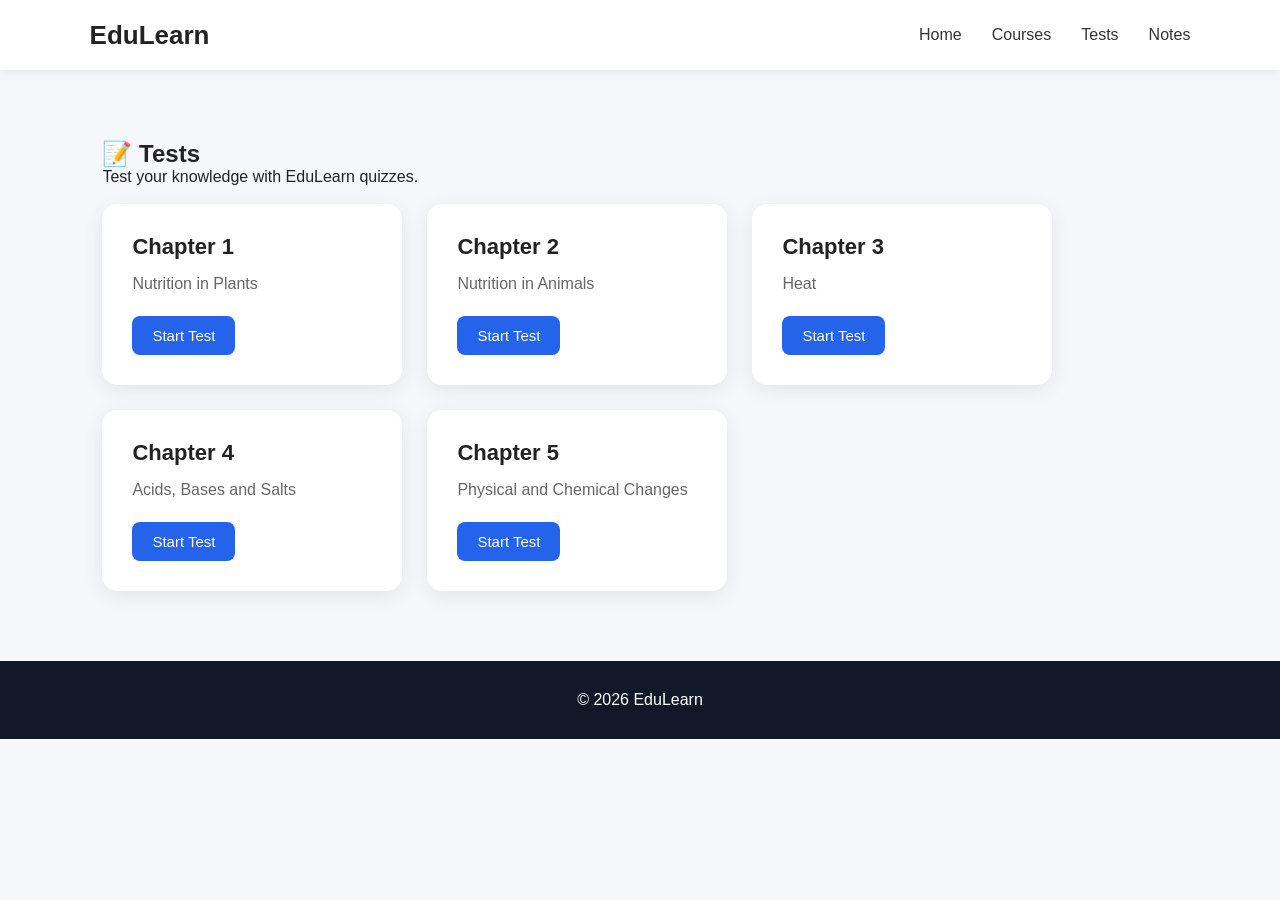
<file: Website/tests.html>
<!DOCTYPE html>
<html lang="en">

<head>

    <meta charset="UTF-8">

    <meta name="viewport"
        content="width=device-width, initial-scale=1.0">

    <title>Tests - EduLearn</title>

    <link rel="stylesheet" href="style.css">

</head>


<body>

<header>

    <div class="logo">
        EduLearn
    </div>

    <nav>

        <a href="index.html">
            Home
        </a>

        <a href="index.html#courses">
            Courses
        </a>

        <a href="tests.html">
            Tests
        </a>

        <a href="notes.html">
            Notes
        </a>

    </nav>

</header>


<main>

<section class="courses">

    <h1>📝 Tests</h1>

    <p>
        Test your knowledge with EduLearn quizzes.
    </p>

    <br>


    <div class="course-container">


        <div class="course-card">

            <h3>
                Chapter 1
            </h3>

            <p>
                Nutrition in Plants
            </p>

            <button
                onclick="window.location.href='quiz.html'">

                Start Test

            </button>

        </div>



        <div class="course-card">

            <h3>
                Chapter 2
            </h3>

            <p>
                Nutrition in Animals
            </p>

            <button
                onclick="window.location.href='quiz2.html'">

                Start Test

            </button>

        </div>



        <div class="course-card">

            <h3>
                Chapter 3
            </h3>

            <p>
                Heat
            </p>

            <button
                onclick="window.location.href='quiz3.html'">

                Start Test

            </button>

        </div>



        <div class="course-card">

            <h3>
                Chapter 4
            </h3>

            <p>
                Acids, Bases and Salts
            </p>

            <button
                onclick="window.location.href='quiz4.html'">

                Start Test

            </button>

        </div>



        <div class="course-card">

            <h3>
                Chapter 5
            </h3>

            <p>
                Physical and Chemical Changes
            </p>

            <button
                onclick="window.location.href='quiz5.html'">

                Start Test

            </button>

        </div>


    </div>

</section>

</main>


<footer>

    <p>
        © 2026 EduLearn
    </p>

</footer>

</body>

</html>
</file>
<file: Website/style.css>
* {
    margin: 0;
    padding: 0;
    box-sizing: border-box;
}

body {
    font-family: Arial, sans-serif;
    background: #f5f7fb;
    color: #222;
}

header {
    height: 70px;
    background: white;
    display: flex;
    align-items: center;
    justify-content: space-between;
    padding: 0 7%;
    box-shadow: 0 2px 10px rgba(0,0,0,0.08);
}

.logo {
    font-size: 26px;
    font-weight: bold;
}

nav {
    display: flex;
    gap: 30px;
}

nav a {
    text-decoration: none;
    color: #333;
    font-weight: 500;
}

button {
    border: none;
    background: #2563eb;
    color: white;
    padding: 11px 20px;
    border-radius: 8px;
    cursor: pointer;
    font-size: 15px;
}

button:hover {
    opacity: 0.85;
}

.hero {
    min-height: 500px;
    display: flex;
    align-items: center;
    padding: 60px 10%;
    background: linear-gradient(120deg, #eaf2ff, #ffffff);
}

.hero h1 {
    font-size: 55px;
    max-width: 700px;
}

.hero h1 span {
    color: #2563eb;
}

.hero p {
    font-size: 19px;
    margin: 25px 0;
    max-width: 600px;
    line-height: 1.6;
}

.courses {
    padding: 70px 8%;
}

.courses h2 {
    font-size: 34px;
    margin-bottom: 35px;
}

.course-container {
    display: flex;
    gap: 25px;
    flex-wrap: wrap;
}

.course-card {
    background: white;
    padding: 30px;
    border-radius: 15px;
    width: 300px;
    box-shadow: 0 5px 20px rgba(0,0,0,0.08);
}

.course-card h3 {
    font-size: 22px;
    margin-bottom: 12px;
}

.course-card p {
    color: #666;
    margin-bottom: 20px;
    line-height: 1.5;
}

footer {
    text-align: center;
    padding: 30px;
    background: #111827;
    color: white;
}
/* =========================
   QUIZ PAGE
========================= */

.quiz-page {
    max-width: 800px;
    margin: 50px auto;
    padding: 35px;
    background: white;
    border-radius: 20px;
    box-shadow: 0 8px 25px rgba(0, 0, 0, 0.1);
}

.quiz-page h1 {
    text-align: center;
    margin-bottom: 5px;
}

.quiz-subtitle {
    text-align: center;
    color: #666;
    margin-bottom: 35px;
}

.question-number {
    color: #16a34a;
    font-weight: bold;
    margin-bottom: 15px;
}

.quiz-page h2 {
    margin-bottom: 25px;
}


/* ANSWER OPTIONS */

.options {
    display: flex;
    flex-direction: column;
    gap: 12px;
}

.option {
    display: flex;
    align-items: center;
    gap: 12px;
    padding: 16px;
    border: 2px solid #e5e7eb;
    border-radius: 12px;
    cursor: pointer;
    transition: 0.2s;
}

.option:hover {
    border-color: #22c55e;
    background: #f0fdf4;
}

.option input {
    width: 18px;
    height: 18px;
}


/* GREEN BUTTON */

.quiz-button {
    display: block;
    margin: 30px auto 0;
    padding: 14px 28px;
    background: #22c55e;
    color: white;
    border: none;
    border-radius: 10px;
    font-size: 17px;
    font-weight: bold;
    cursor: pointer;
    transition: 0.2s;
}

.quiz-button:hover {
    background: #16a34a;
    transform: translateY(-2px);
}


/* LOADING SCREEN */

.loading-screen {
    display: none;
    min-height: 500px;
    align-items: center;
    justify-content: center;
    flex-direction: column;
    text-align: center;
}

.loader {
    width: 55px;
    height: 55px;
    border: 6px solid #e5e7eb;
    border-top: 6px solid #22c55e;
    border-radius: 50%;
    animation: spin 1s linear infinite;
    margin-bottom: 20px;
}

@keyframes spin {

    0% {
        transform: rotate(0deg);
    }

    100% {
        transform: rotate(360deg);
    }

}


/* RESULT SCREEN */

.result-screen {
    display: none;
    max-width: 900px;
    margin: 50px auto;
    padding: 35px;
}

.result-screen > h1 {
    text-align: center;
}


/* SCORE */

#score {
    text-align: center;
    margin: 30px 0;
}

.score-circle {
    width: 130px;
    height: 130px;
    border-radius: 50%;
    background: #22c55e;
    color: white;
    display: flex;
    align-items: center;
    justify-content: center;
    margin: auto;
    font-size: 32px;
    font-weight: bold;
}


/* ANSWER CARDS */

.answer-card {
    background: white;
    padding: 22px;
    margin: 20px 0;
    border-radius: 15px;
    border-left: 6px solid;
    box-shadow: 0 5px 18px rgba(0, 0, 0, 0.08);
}

.answer-card.correct {
    border-left-color: #22c55e;
}

.answer-card.wrong {
    border-left-color: #ef4444;
}

.answer-card p {
    line-height: 1.6;
}
#timer {
    text-align: center;
    font-size: 20px;
    font-weight: bold;
    margin: 20px auto 30px;
    padding: 12px;
    background: #f0fdf4;
    border-radius: 10px;
    max-width: 250px;
}

#time {
    color: #16a34a;
    font-size: 24px;
}
.quiz-navigation {
    display: flex;
    justify-content: center;
    gap: 15px;
    margin-top: 30px;
}

.quiz-navigation .quiz-button {
    margin: 0;
}

#previous-button {
    background: #64748b;
}

#previous-button:hover {
    background: #475569;
}

#submit-test {
    display: none;
}
/* =================================
   MODERN LOGIN PAGE
================================= */

.login-body {
    margin: 0;
    min-height: 100vh;

    display: flex;
    align-items: center;
    justify-content: center;

    font-family: Arial, sans-serif;

    background:
        radial-gradient(circle at 20% 20%, rgba(0, 255, 150, 0.15), transparent 30%),
        radial-gradient(circle at 80% 80%, rgba(0, 200, 255, 0.12), transparent 30%),
        #07110d;

    overflow: hidden;
}


/* Animated background glow */

.login-body::before {
    content: "";

    position: fixed;

    width: 500px;
    height: 500px;

    background: rgba(0, 255, 140, 0.08);

    border-radius: 50%;

    filter: blur(80px);

    top: -200px;
    left: -200px;

    animation: floatingGlow 8s infinite alternate;
}


.login-body::after {
    content: "";

    position: fixed;

    width: 450px;
    height: 450px;

    background: rgba(0, 200, 255, 0.07);

    border-radius: 50%;

    filter: blur(90px);

    bottom: -200px;
    right: -150px;

    animation: floatingGlow 10s infinite alternate-reverse;
}


@keyframes floatingGlow {

    from {
        transform: translate(0, 0);
    }

    to {
        transform: translate(80px, 50px);
    }

}


/* Login container */

.login-container {

    width: 100%;
    max-width: 430px;

    padding: 25px;

    position: relative;

    z-index: 2;
}


/* Login card */

.login-card {

    padding: 42px;

    border-radius: 24px;

    background: rgba(15, 25, 21, 0.82);

    border: 1px solid rgba(255, 255, 255, 0.08);

    backdrop-filter: blur(20px);

    -webkit-backdrop-filter: blur(20px);

    box-shadow:
        0 25px 80px rgba(0, 0, 0, 0.5),
        0 0 40px rgba(0, 255, 140, 0.06);

}


/* Logo */

.login-logo {

    font-size: 34px;

    font-weight: 800;

    letter-spacing: -1px;

    color: white;

    margin-bottom: 25px;
}


.login-logo span {

    color: #35e88a;

}


/* Welcome */

.login-welcome {

    color: white;

    font-size: 27px;

    font-weight: 700;

    margin: 0 0 8px;
}


.login-subtitle {

    color: #8d9a94;

    font-size: 14px;

    margin-bottom: 30px;
}


/* Inputs */

.input-group {

    margin-bottom: 20px;
}


.input-group label {

    display: block;

    color: #d7dedb;

    font-size: 13px;

    font-weight: 600;

    margin-bottom: 8px;
}


.input-group input {

    width: 100%;

    box-sizing: border-box;

    padding: 14px 15px;

    border-radius: 12px;

    border: 1px solid #29352f;

    background: #101a16;

    color: white;

    font-size: 15px;

    outline: none;

    transition: 0.25s;
}


.input-group input::placeholder {

    color: #66736c;

}


.input-group input:focus {

    border-color: #35e88a;

    box-shadow:
        0 0 0 3px rgba(53, 232, 138, 0.10);

    background: #121e19;
}


/* Password */

.password-box {

    position: relative;
}


.password-box input {

    padding-right: 50px;
}


.password-box button {

    position: absolute;

    right: 8px;
    top: 50%;

    transform: translateY(-50%);

    border: none;

    background: transparent;

    cursor: pointer;

    font-size: 17px;

    opacity: 0.7;

    padding: 5px;
}


.password-box button:hover {

    opacity: 1;
}


/* Main button */

.login-main-button {

    width: 100%;

    border: none;

    padding: 15px;

    border-radius: 12px;

    background: #35e88a;

    color: #06120b;

    font-size: 15px;

    font-weight: 800;

    cursor: pointer;

    transition: 0.25s;

    margin-top: 5px;

    box-shadow:
        0 8px 25px rgba(53, 232, 138, 0.15);
}


.login-main-button:hover {

    transform: translateY(-2px);

    background: #55f19c;

    box-shadow:
        0 12px 30px rgba(53, 232, 138, 0.25);
}


.login-main-button:active {

    transform: translateY(0);

}


/* Switch login/signup */

.switch-text {

    text-align: center;

    color: #7f8b85;

    font-size: 13px;

    margin-top: 25px;
}


.switch-text span {

    color: #35e88a;

    font-weight: 700;

    cursor: pointer;
}


.switch-text span:hover {

    text-decoration: underline;
}


/* Messages */

#login-message {

    text-align: center;

    font-size: 13px;

    min-height: 18px;

    margin-top: 20px;
}


#login-message.success {

    color: #35e88a;
}


#login-message.error {

    color: #ff7373;
}


/* Mobile */

@media (max-width: 500px) {

    .login-container {

        padding: 15px;
    }


    .login-card {

        padding: 30px 24px;

        border-radius: 20px;
    }


    .login-logo {

        font-size: 30px;
    }


    .login-welcome {

        font-size: 24px;
    }

}
#auth-area {
    display: flex;
    align-items: center;
    gap: 12px;
}

.welcome-user {
    color: white;
    font-weight: 600;
}
</file>
